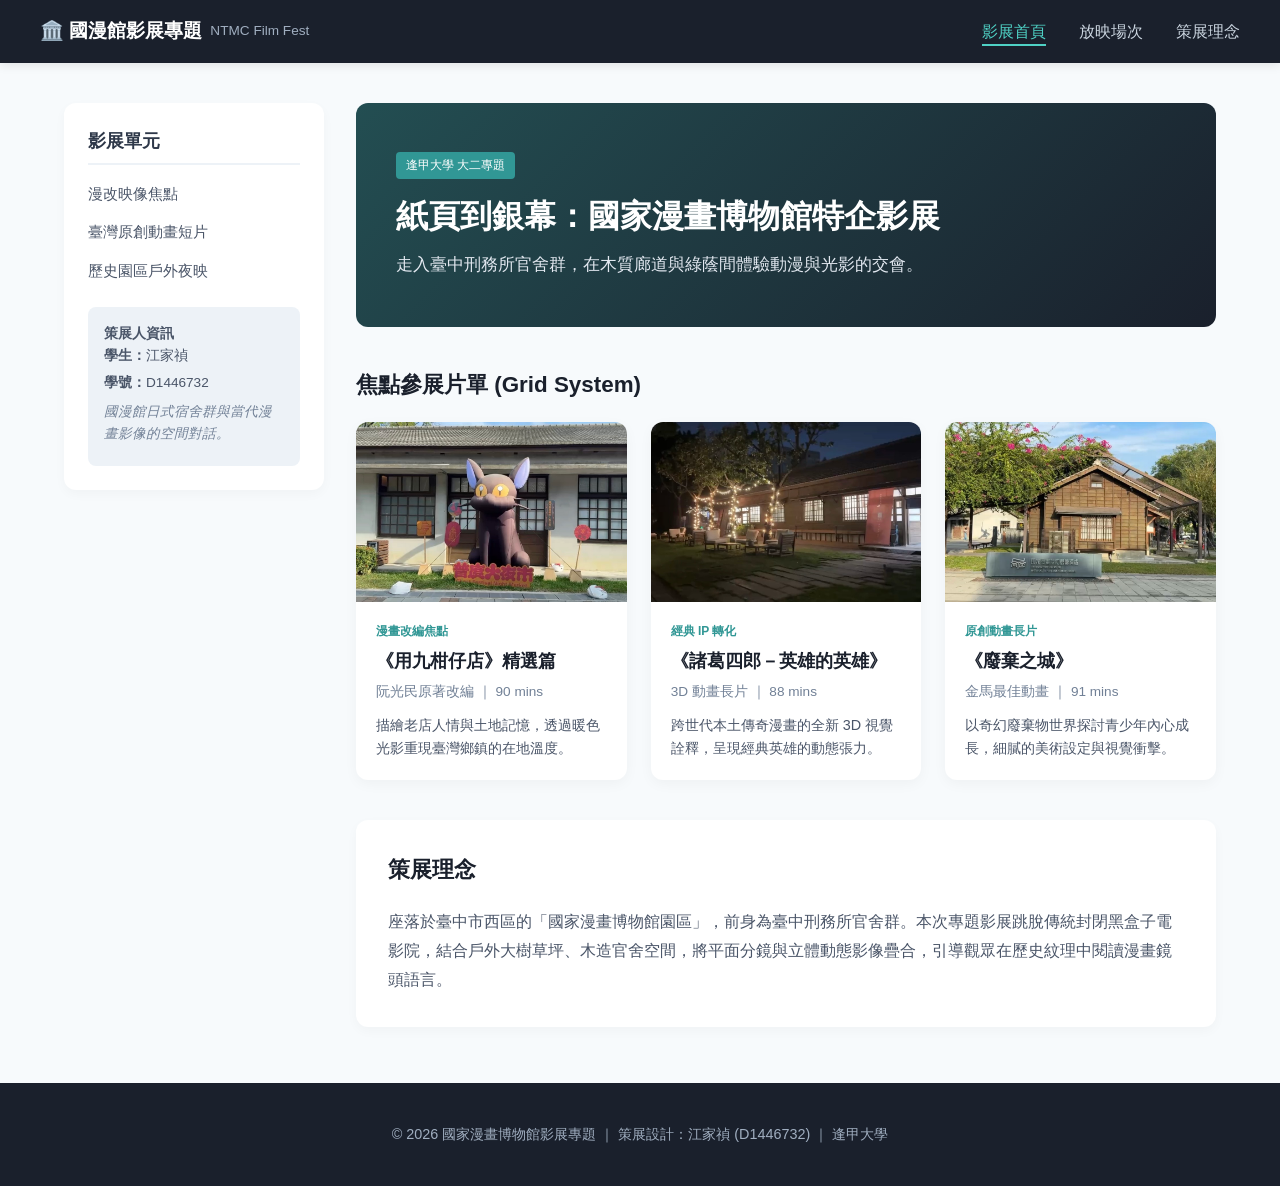
<file: index.html>
<!DOCTYPE html>
<html lang="zh-TW">
<head>
  <meta charset="UTF-8">
  <meta name="viewport" content="width=device-width, initial-scale=1.0">
  <meta name="description" content="國家漫畫博物館特企影展：探索臺灣原創動漫畫改編、跨媒介影像敘事與歷史日式宿舍群的現地放映。策展人：逢甲大學 江家禎 D1446732。">
  <meta name="keywords" content="國家漫畫博物館, 國漫館影展, 動漫改編電影, 臺中刑務所, 台灣漫畫, 江家禎, D1446732">
  <meta name="author" content="江家禎 (D1446732)">
  <title>國家漫畫博物館影展專題 | 2026 動畫與漫畫映畫祭</title>
  <link rel="stylesheet" href="css/style.css">
</head>
<body>
  <header class="navbar">
    <div class="logo">🏛️ 國漫館影展專題 <span>NTMC Film Fest</span></div>
    <nav class="nav-links">
      <a href="index.html" class="active">影展首頁</a>
      <a href="schedule.html">放映場次</a>
      <a href="#about">策展理念</a>
    </nav>
  </header>

  <div class="layout-container">
    <aside class="sidebar">
      <h3>影展單元</h3>
      <ul>
        <li><a href="#featured">漫改映像焦點</a></li>
        <li><a href="#shorts">臺灣原創動畫短片</a></li>
        <li><a href="#heritage">歷史園區戶外夜映</a></li>
      </ul>
      <div class="sidebar-box">
        <h4>策展人資訊</h4>
        <p><strong>學生：</strong>江家禎</p>
        <p><strong>學號：</strong>D1446732</p>
        <p class="desc">國漫館日式宿舍群與當代漫畫影像的空間對話。</p>
      </div>
    </aside>

    <main class="main-content">
      <section class="hero-banner">
        <span class="badge">逢甲大學 大二專題</span>
        <h1>紙頁到銀幕：國家漫畫博物館特企影展</h1>
        <p>走入臺中刑務所官舍群，在木質廊道與綠蔭間體驗動漫與光影的交會。</p>
      </section>

      <section id="featured" class="film-section">
        <h2>焦點參展片單 (Grid System)</h2>
        <div class="film-grid">
          <article class="film-card">
            <img src="images/movie1.jpg" alt="用九柑仔店劇照" class="film-thumb">
            <div class="card-body">
              <span class="category">漫畫改編焦點</span>
              <h3>《用九柑仔店》精選篇</h3>
              <p class="tag">阮光民原著改編 ｜ 90 mins</p>
              <p>描繪老店人情與土地記憶，透過暖色光影重現臺灣鄉鎮的在地溫度。</p>
            </div>
          </article>

          <article class="film-card">
            <img src="images/movie2.jpg" alt="諸葛四郎劇照" class="film-thumb">
            <div class="card-body">
              <span class="category">經典 IP 轉化</span>
              <h3>《諸葛四郎－英雄的英雄》</h3>
              <p class="tag">3D 動畫長片 ｜ 88 mins</p>
              <p>跨世代本土傳奇漫畫的全新 3D 視覺詮釋，呈現經典英雄的動態張力。</p>
            </div>
          </article>

          <article class="film-card">
            <img src="images/movie3.jpg" alt="廢棄之城劇照" class="film-thumb">
            <div class="card-body">
              <span class="category">原創動畫長片</span>
              <h3>《廢棄之城》</h3>
              <p class="tag">金馬最佳動畫 ｜ 91 mins</p>
              <p>以奇幻廢棄物世界探討青少年內心成長，細膩的美術設定與視覺衝擊。</p>
            </div>
          </article>
        </div>
      </section>

      <section id="about" class="about-section">
        <h2>策展理念</h2>
        <p>座落於臺中市西區的「國家漫畫博物館園區」，前身為臺中刑務所官舍群。本次專題影展跳脫傳統封閉黑盒子電影院，結合戶外大樹草坪、木造官舍空間，將平面分鏡與立體動態影像疊合，引導觀眾在歷史紋理中閱讀漫畫鏡頭語言。</p>
      </section>
    </main>
  </div>

  <footer>
    <p>© 2026 國家漫畫博物館影展專題 ｜ 策展設計：江家禎 (D1446732) ｜ 逢甲大學</p>
  </footer>
</body>
</html>
</file>
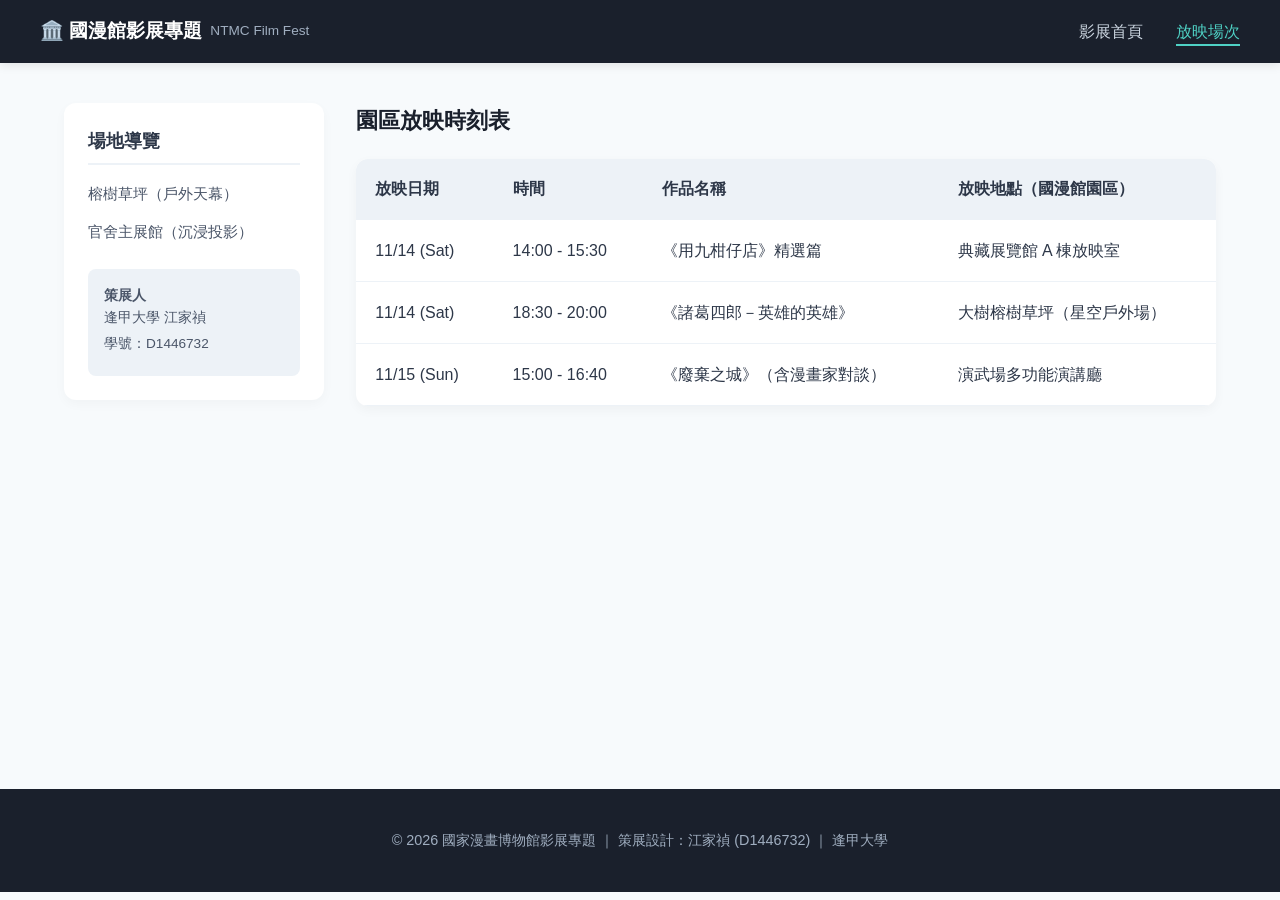
<file: schedule.html>
<!DOCTYPE html>
<html lang="zh-TW">
<head>
  <meta charset="UTF-8">
  <meta name="viewport" content="width=device-width, initial-scale=1.0">
  <meta name="description" content="國家漫畫博物館特企影展放映場次表，包含日式官舍放映室與大樹榕樹草坪場次。策展人：江家禎 D1446732。">
  <meta name="keywords" content="國漫館放映場次, 國家漫畫博物館影展, 江家禎, D1446732">
  <meta name="author" content="江家禎 (D1446732)">
  <title>放映時刻表 | 國家漫畫博物館影展專題</title>
  <link rel="stylesheet" href="css/style.css">
</head>
<body>
  <header class="navbar">
    <div class="logo">🏛️ 國漫館影展專題 <span>NTMC Film Fest</span></div>
    <nav class="nav-links">
      <a href="index.html">影展首頁</a>
      <a href="schedule.html" class="active">放映場次</a>
    </nav>
  </header>

  <div class="layout-container">
    <aside class="sidebar">
      <h3>場地導覽</h3>
      <ul>
        <li><a href="#venue-tree">榕樹草坪（戶外天幕）</a></li>
        <li><a href="#venue-hall">官舍主展館（沉浸投影）</a></li>
      </ul>
      <div class="sidebar-box">
        <h4>策展人</h4>
        <p>逢甲大學 江家禎</p>
        <p>學號：D1446732</p>
      </div>
    </aside>

    <main class="main-content">
      <section class="schedule-section">
        <h2>園區放映時刻表</h2>
        <table class="schedule-table">
          <thead>
            <tr>
              <th>放映日期</th>
              <th>時間</th>
              <th>作品名稱</th>
              <th>放映地點（國漫館園區）</th>
            </tr>
          </thead>
          <tbody>
            <tr id="venue-hall">
              <td>11/14 (Sat)</td>
              <td>14:00 - 15:30</td>
              <td>《用九柑仔店》精選篇</td>
              <td>典藏展覽館 A 棟放映室</td>
            </tr>
            <tr id="venue-tree">
              <td>11/14 (Sat)</td>
              <td>18:30 - 20:00</td>
              <td>《諸葛四郎－英雄的英雄》</td>
              <td>大樹榕樹草坪（星空戶外場）</td>
            </tr>
            <tr>
              <td>11/15 (Sun)</td>
              <td>15:00 - 16:40</td>
              <td>《廢棄之城》（含漫畫家對談）</td>
              <td>演武場多功能演講廳</td>
            </tr>
          </tbody>
        </table>
      </section>
    </main>
  </div>

  <footer>
    <p>© 2026 國家漫畫博物館影展專題 ｜ 策展設計：江家禎 (D1446732) ｜ 逢甲大學</p>
  </footer>
</body>
</html>
</file>
<file: css/style.css>
* {
  box-sizing: border-box;
  margin: 0;
  padding: 0;
}

body {
  font-family: -apple-system, BlinkMacSystemFont, "Segoe UI", "PingFang TC", "Microsoft JhengHei", sans-serif;
  line-height: 1.6;
  color: #2d3748;
  background-color: #f7fafc;
}

/* 頂部導覽列 */
.navbar {
  display: flex;
  justify-content: space-between;
  align-items: center;
  padding: 1rem 2.5rem;
  background-color: #1a202c;
  color: #ffffff;
  box-shadow: 0 2px 10px rgba(0,0,0,0.1);
}

.navbar .logo {
  font-size: 1.2rem;
  font-weight: 700;
  display: flex;
  align-items: center;
  gap: 0.5rem;
}

.navbar .logo span {
  font-size: 0.85rem;
  color: #a0aec0;
  font-weight: normal;
}

.nav-links a {
  color: #cbd5e0;
  text-decoration: none;
  margin-left: 1.8rem;
  font-weight: 500;
  transition: color 0.2s ease;
}

.nav-links a:hover,
.nav-links a.active {
  color: #4fd1c5;
  border-bottom: 2px solid #4fd1c5;
  padding-bottom: 4px;
}

/* 主體排版容器 */
.layout-container {
  display: flex;
  max-width: 1200px;
  margin: 2.5rem auto;
  padding: 0 1.5rem;
  gap: 2rem;
  min-height: 70vh;
}

/* 側邊欄 */
.sidebar {
  width: 260px;
  flex-shrink: 0;
  background: #ffffff;
  padding: 1.5rem;
  border-radius: 12px;
  box-shadow: 0 4px 12px rgba(0,0,0,0.03);
  height: fit-content;
}

.sidebar h3 {
  font-size: 1.1rem;
  color: #2d3748;
  margin-bottom: 1rem;
  border-bottom: 2px solid #edf2f7;
  padding-bottom: 0.5rem;
}

.sidebar ul {
  list-style: none;
  margin-bottom: 1.5rem;
}

.sidebar ul li {
  margin-bottom: 0.8rem;
}

.sidebar ul li a {
  color: #4a5568;
  text-decoration: none;
  font-size: 0.95rem;
  transition: color 0.2s;
}

.sidebar ul li a:hover {
  color: #319795;
}

.sidebar-box {
  background: #edf2f7;
  padding: 1rem;
  border-radius: 8px;
  font-size: 0.85rem;
  color: #4a5568;
}

.sidebar-box p {
  margin-bottom: 0.3rem;
}

.sidebar-box .desc {
  margin-top: 0.5rem;
  color: #718096;
  font-style: italic;
}

/* 主要內容區 */
.main-content {
  flex-grow: 1;
}

.hero-banner {
  background: linear-gradient(135deg, #234e52, #1a202c);
  color: #ffffff;
  padding: 3rem 2.5rem;
  border-radius: 12px;
  margin-bottom: 2.5rem;
}

.hero-banner .badge {
  display: inline-block;
  background-color: #319795;
  color: #fff;
  padding: 0.25rem 0.6rem;
  border-radius: 4px;
  font-size: 0.75rem;
  margin-bottom: 0.75rem;
}

.hero-banner h1 {
  font-size: 2rem;
  margin-bottom: 0.6rem;
}

.hero-banner p {
  color: #e2e8f0;
  font-size: 1.05rem;
}

/* Grid System */
.film-section h2, .schedule-section h2, .about-section h2 {
  font-size: 1.4rem;
  margin-bottom: 1.25rem;
  color: #1a202c;
}

.film-grid {
  display: grid;
  grid-template-columns: repeat(auto-fill, minmax(260px, 1fr));
  gap: 1.5rem;
  margin-bottom: 2.5rem;
}

.film-card {
  background: #ffffff;
  border-radius: 12px;
  overflow: hidden;
  box-shadow: 0 4px 14px rgba(0,0,0,0.04);
  transition: transform 0.2s ease, box-shadow 0.2s ease;
  display: flex;
  flex-direction: column;
}

.film-card:hover {
  transform: translateY(-5px);
  box-shadow: 0 8px 20px rgba(0,0,0,0.08);
}

.film-thumb {
  width: 100%;
  height: 180px;
  object-fit: cover;
  background-color: #cbd5e0;
}

.card-body {
  padding: 1.25rem;
  display: flex;
  flex-direction: column;
  flex-grow: 1;
}

.card-body .category {
  font-size: 0.75rem;
  color: #319795;
  font-weight: 600;
  margin-bottom: 0.25rem;
}

.card-body h3 {
  font-size: 1.15rem;
  margin-bottom: 0.35rem;
  color: #1a202c;
}

.card-body .tag {
  color: #718096;
  font-size: 0.85rem;
  margin-bottom: 0.75rem;
}

.card-body p {
  font-size: 0.9rem;
  color: #4a5568;
}

/* 策展理念 */
.about-section {
  background: #ffffff;
  padding: 2rem;
  border-radius: 12px;
  box-shadow: 0 4px 12px rgba(0,0,0,0.03);
}

.about-section p {
  color: #4a5568;
  line-height: 1.8;
}

/* 時刻表樣式 */
.schedule-table {
  width: 100%;
  border-collapse: collapse;
  background: #ffffff;
  border-radius: 12px;
  overflow: hidden;
  box-shadow: 0 4px 12px rgba(0,0,0,0.04);
}

.schedule-table th, .schedule-table td {
  padding: 1.1rem 1.2rem;
  text-align: left;
  border-bottom: 1px solid #edf2f7;
}

.schedule-table th {
  background-color: #edf2f7;
  color: #2d3748;
  font-weight: 600;
}

/* 頁尾 */
footer {
  text-align: center;
  padding: 2.5rem 1rem;
  background: #1a202c;
  color: #a0aec0;
  margin-top: 3.5rem;
  font-size: 0.9rem;
}

/* RWD 響應式適配 (手機與平板) */
@media (max-width: 768px) {
  .navbar {
    flex-direction: column;
    align-items: flex-start;
    padding: 1rem 1.5rem;
    gap: 0.75rem;
  }

  .nav-links {
    display: flex;
    gap: 1.2rem;
  }

  .nav-links a {
    margin-left: 0;
  }

  .layout-container {
    flex-direction: column;
    padding: 0 1rem;
    margin: 1.5rem auto;
  }

  .sidebar {
    width: 100%;
  }

  .film-grid {
    grid-template-columns: 1fr;
  }

  .schedule-table {
    display: block;
    overflow-x: auto;
  }
}
</file>
